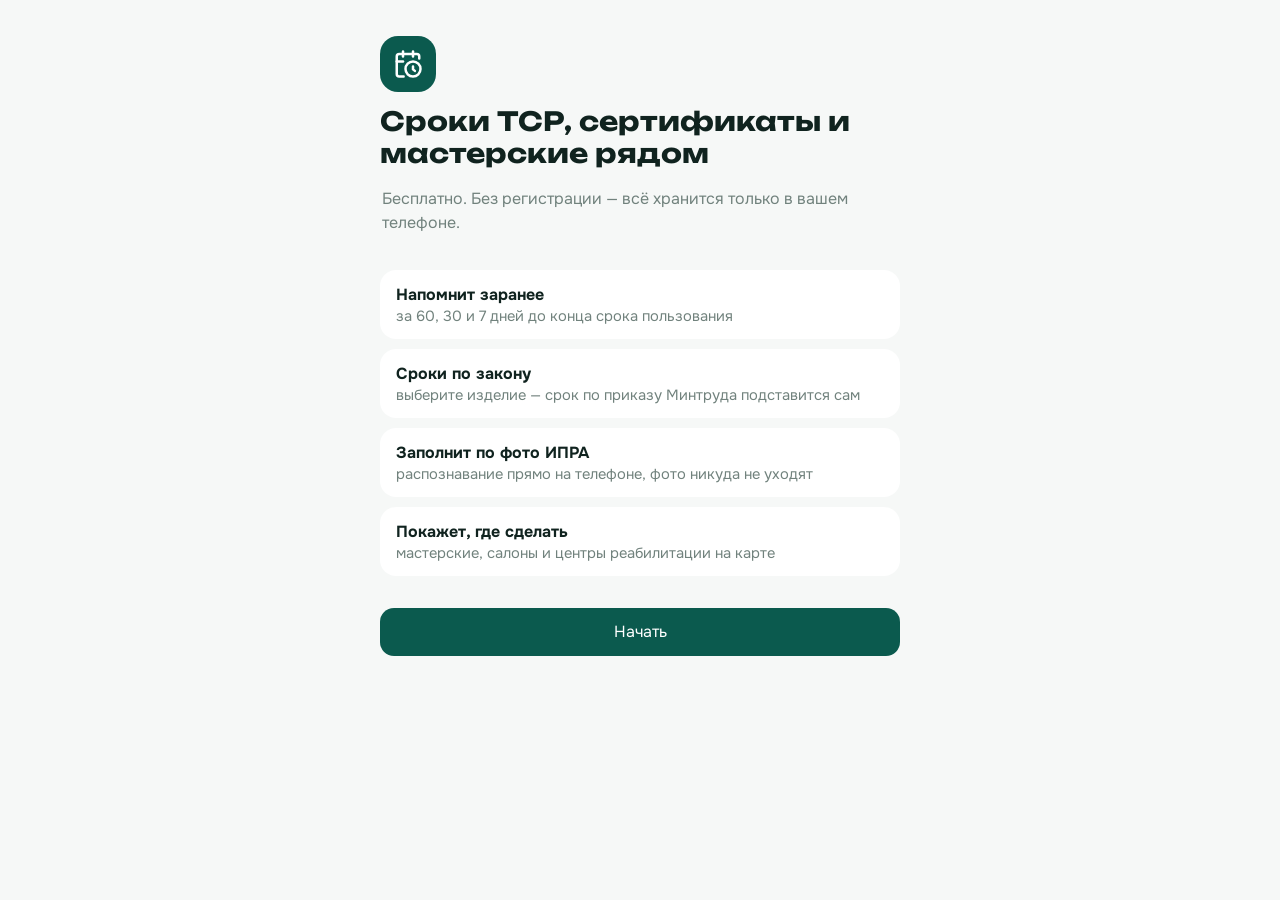
<file: index.html>
<!doctype html>
<html lang="ru">
  <head>
    <meta charset="UTF-8" />
    <meta name="viewport" content="width=device-width, initial-scale=1, viewport-fit=cover" />
    <meta name="theme-color" content="#0F6B5C" />
    <meta name="description" content="Сроки ТСР под контролем: напоминания, электронный сертификат, карта организаций." />
    <link rel="manifest" href="manifest.webmanifest" />
    <link rel="apple-touch-icon" href="apple-touch-icon.png" />
    <link rel="icon" type="image/png" href="icon-192.png" />
    <meta name="apple-mobile-web-app-capable" content="yes" />
    <meta name="mobile-web-app-capable" content="yes" />
    <meta name="apple-mobile-web-app-title" content="Мой ТСР" />
    <meta name="apple-mobile-web-app-status-bar-style" content="default" />
    <title>Мой ТСР</title>
    <script type="module" crossorigin src="./assets/index-DfoVo9Td.js"></script>
    <link rel="stylesheet" crossorigin href="./assets/index-Rds-Llo-.css">
  </head>
  <body>
    <div id="root"></div>
  </body>
</html>
</file>
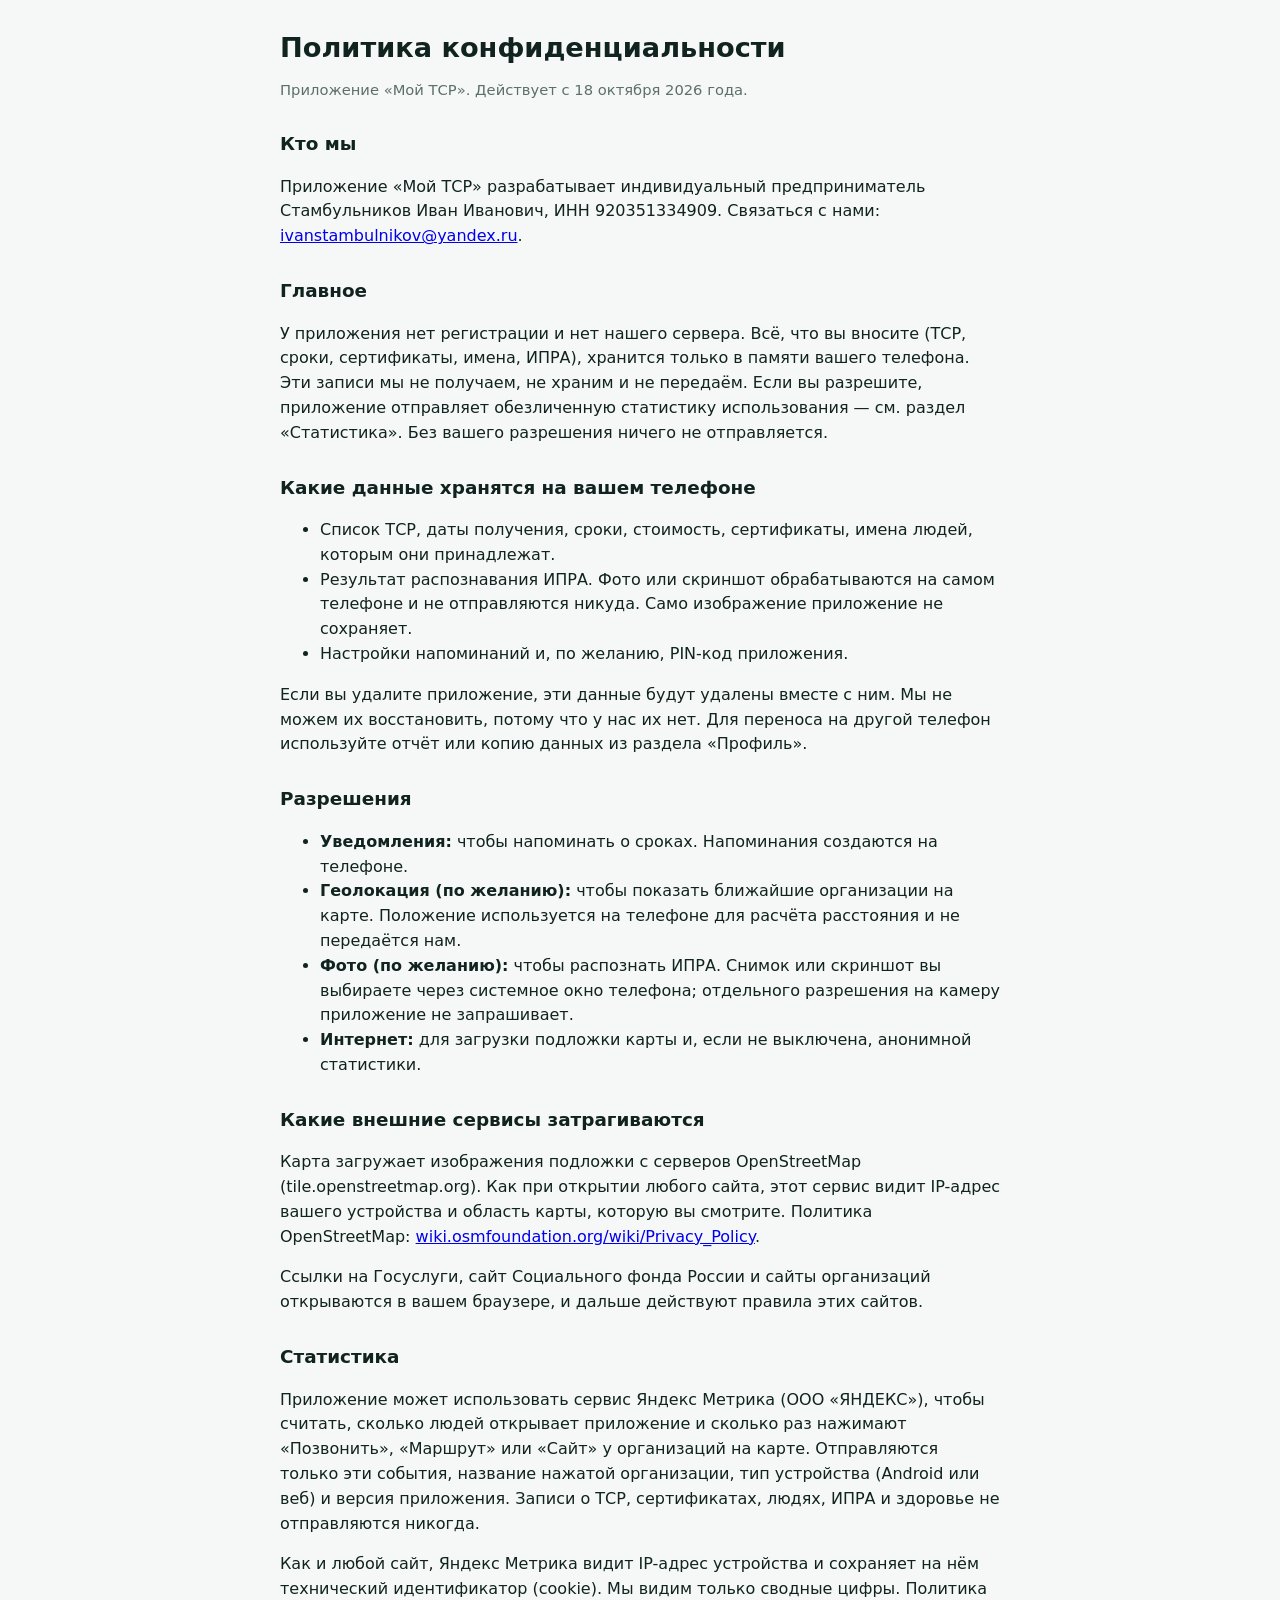
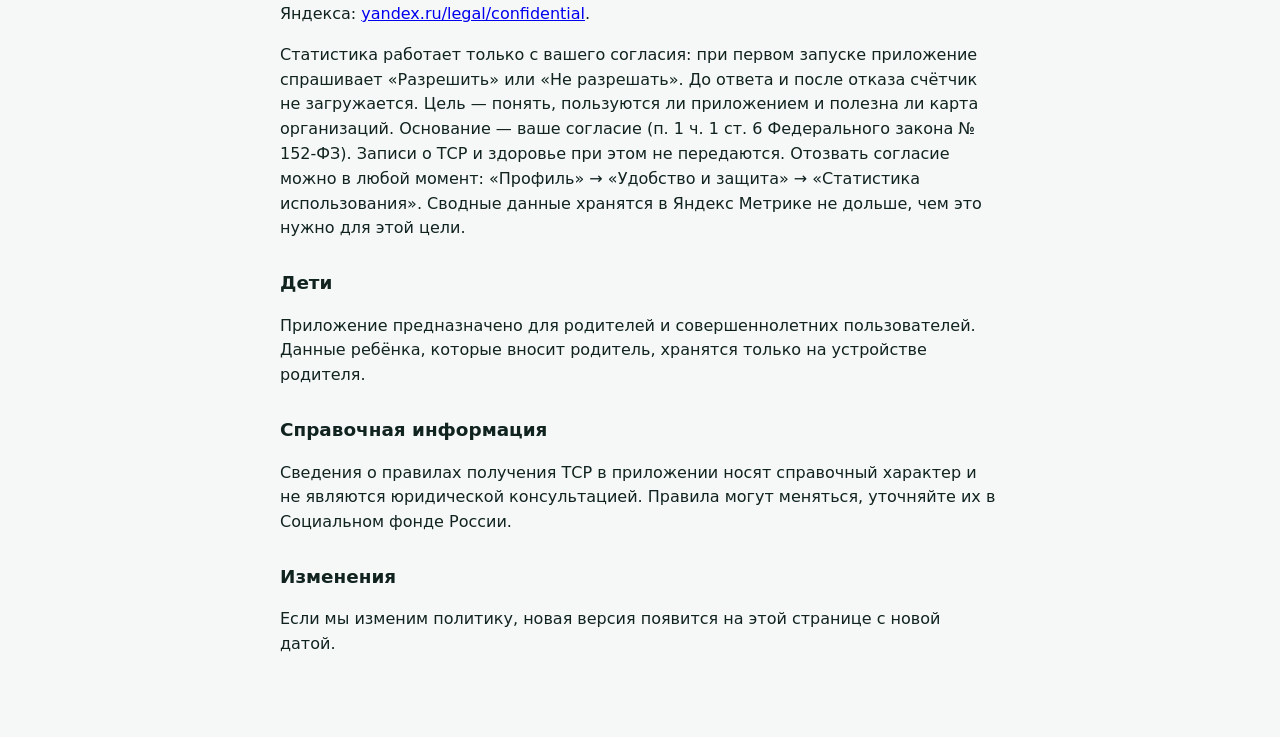
<file: privacy.html>
<!doctype html>
<html lang="ru"><head><meta charset="utf-8"><meta name="viewport" content="width=device-width,initial-scale=1">
<title>Политика конфиденциальности — Мой ТСР</title>
<style>
body{margin:0;background:#f6f8f7;color:#10231f;font:16px/1.55 -apple-system,system-ui,"Segoe UI",Roboto,sans-serif}
main{max-width:720px;margin:0 auto;padding:32px 20px 64px}
h1{font-size:1.7rem;line-height:1.2;margin:0 0 4px}h2{font-size:1.15rem;margin:28px 0 8px}
.muted{color:#5d6f6a;font-size:.92rem}.todo{background:#fdf4de;border-radius:8px;padding:2px 6px}
@media(prefers-color-scheme:dark){body{background:#0c1714;color:#e8f1ee}.muted{color:#93aaa3}.todo{background:#3a2d10}}
</style></head><body><main>
<h1>Политика конфиденциальности</h1>
<p class="muted">Приложение «Мой ТСР». Действует с 18 октября 2026 года.</p>

<h2>Кто мы</h2>
<p>Приложение «Мой ТСР» разрабатывает индивидуальный предприниматель Стамбульников Иван Иванович, ИНН 920351334909. Связаться с нами: <a href="mailto:ivanstambulnikov@yandex.ru">ivanstambulnikov@yandex.ru</a>.</p>

<h2>Главное</h2>
<p>У приложения нет регистрации и нет нашего сервера. Всё, что вы вносите (ТСР, сроки, сертификаты, имена, ИПРА), хранится только в памяти вашего телефона. Эти записи мы не получаем, не храним и не передаём. Если вы разрешите, приложение отправляет обезличенную статистику использования — см. раздел «Статистика». Без вашего разрешения ничего не отправляется.</p>

<h2>Какие данные хранятся на вашем телефоне</h2>
<ul>
<li>Список ТСР, даты получения, сроки, стоимость, сертификаты, имена людей, которым они принадлежат.</li>
<li>Результат распознавания ИПРА. Фото или скриншот обрабатываются на самом телефоне и не отправляются никуда. Само изображение приложение не сохраняет.</li>
<li>Настройки напоминаний и, по желанию, PIN-код приложения.</li>
</ul>
<p>Если вы удалите приложение, эти данные будут удалены вместе с ним. Мы не можем их восстановить, потому что у нас их нет. Для переноса на другой телефон используйте отчёт или копию данных из раздела «Профиль».</p>

<h2>Разрешения</h2>
<ul>
<li><b>Уведомления:</b> чтобы напоминать о сроках. Напоминания создаются на телефоне.</li>
<li><b>Геолокация (по желанию):</b> чтобы показать ближайшие организации на карте. Положение используется на телефоне для расчёта расстояния и не передаётся нам.</li>
<li><b>Фото (по желанию):</b> чтобы распознать ИПРА. Снимок или скриншот вы выбираете через системное окно телефона; отдельного разрешения на камеру приложение не запрашивает.</li>
<li><b>Интернет:</b> для загрузки подложки карты и, если не выключена, анонимной статистики.</li>
</ul>

<h2>Какие внешние сервисы затрагиваются</h2>
<p>Карта загружает изображения подложки с серверов OpenStreetMap (tile.openstreetmap.org). Как при открытии любого сайта, этот сервис видит IP-адрес вашего устройства и область карты, которую вы смотрите. Политика OpenStreetMap: <a href="https://wiki.osmfoundation.org/wiki/Privacy_Policy">wiki.osmfoundation.org/wiki/Privacy_Policy</a>.</p>
<p>Ссылки на Госуслуги, сайт Социального фонда России и сайты организаций открываются в вашем браузере, и дальше действуют правила этих сайтов.</p>

<h2>Статистика</h2>
<p>Приложение может использовать сервис Яндекс Метрика (ООО «ЯНДЕКС»), чтобы считать, сколько людей открывает приложение и сколько раз нажимают «Позвонить», «Маршрут» или «Сайт» у организаций на карте. Отправляются только эти события, название нажатой организации, тип устройства (Android или веб) и версия приложения. Записи о ТСР, сертификатах, людях, ИПРА и здоровье не отправляются никогда.</p>
<p>Как и любой сайт, Яндекс Метрика видит IP-адрес устройства и сохраняет на нём технический идентификатор (cookie). Мы видим только сводные цифры. Политика Яндекса: <a href="https://yandex.ru/legal/confidential/">yandex.ru/legal/confidential</a>.</p>
<p>Статистика работает только с вашего согласия: при первом запуске приложение спрашивает «Разрешить» или «Не разрешать». До ответа и после отказа счётчик не загружается. Цель — понять, пользуются ли приложением и полезна ли карта организаций. Основание — ваше согласие (п. 1 ч. 1 ст. 6 Федерального закона № 152-ФЗ). Записи о ТСР и здоровье при этом не передаются. Отозвать согласие можно в любой момент: «Профиль» → «Удобство и защита» → «Статистика использования». Сводные данные хранятся в Яндекс Метрике не дольше, чем это нужно для этой цели.</p>

<h2>Дети</h2>
<p>Приложение предназначено для родителей и совершеннолетних пользователей. Данные ребёнка, которые вносит родитель, хранятся только на устройстве родителя.</p>

<h2>Справочная информация</h2>
<p>Сведения о правилах получения ТСР в приложении носят справочный характер и не являются юридической консультацией. Правила могут меняться, уточняйте их в Социальном фонде России.</p>

<h2>Изменения</h2>
<p>Если мы изменим политику, новая версия появится на этой странице с новой датой.</p>
</main></body></html>
</file>
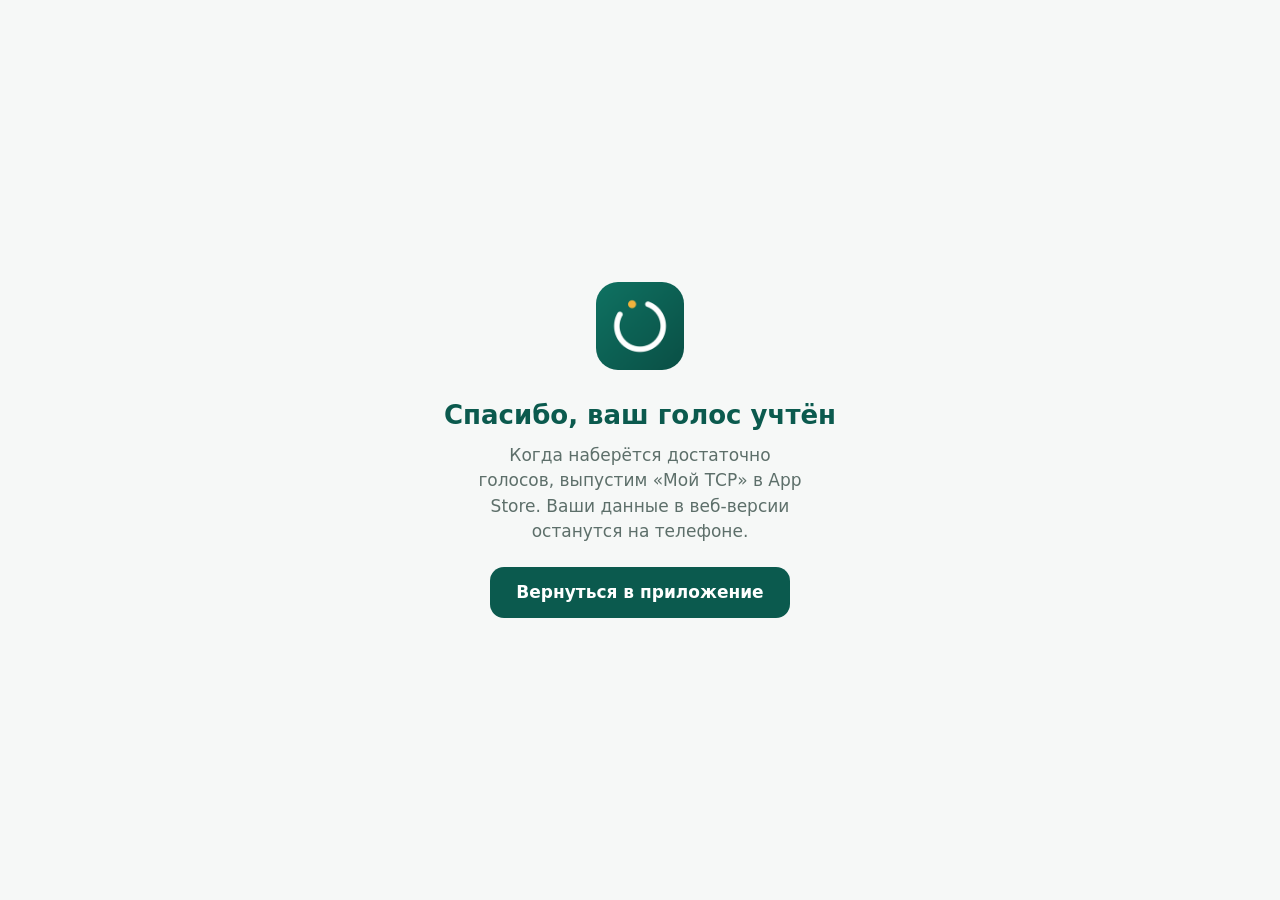
<file: thanks.html>
<!doctype html><html lang="ru"><head><meta charset="utf-8"><meta name="viewport" content="width=device-width,initial-scale=1">
<title>Спасибо — Мой ТСР</title><link rel="icon" href="icon-192.png">
<style>
:root{--bg:#F6F8F7;--ink:#10231F;--pine:#0B5A4E;--muted:#5D6F6A}
@media (prefers-color-scheme:dark){:root{--bg:#0E1A17;--ink:#E8EFEC;--pine:#6FC2B0;--muted:#9DB0AA}}
body{margin:0;min-height:100vh;display:flex;align-items:center;justify-content:center;background:var(--bg);color:var(--ink);font:17px/1.5 -apple-system,system-ui,sans-serif;text-align:center;padding:24px;box-sizing:border-box}
img{width:88px;height:88px;border-radius:22px}h1{color:var(--pine);font-size:26px;margin:18px 0 8px}p{color:var(--muted);max-width:340px;margin:0 auto 22px}
a{display:inline-block;background:var(--pine);color:#fff;text-decoration:none;border-radius:14px;padding:13px 26px;font-weight:600}
</style></head><body><main>
<img src="icon-192.png" alt=""><h1>Спасибо, ваш голос учтён</h1>
<p>Когда наберётся достаточно голосов, выпустим «Мой ТСР» в App Store. Ваши данные в веб-версии останутся на телефоне.</p>
<a href="./">Вернуться в приложение</a></main></body></html>
</file>
<file: assets/index-Rds-Llo-.css>
.leaflet-pane,.leaflet-tile,.leaflet-marker-icon,.leaflet-marker-shadow,.leaflet-tile-container,.leaflet-pane>svg,.leaflet-pane>canvas,.leaflet-zoom-box,.leaflet-image-layer,.leaflet-layer{position:absolute;left:0;top:0}.leaflet-container{overflow:hidden}.leaflet-tile,.leaflet-marker-icon,.leaflet-marker-shadow{-webkit-user-select:none;-moz-user-select:none;user-select:none;-webkit-user-drag:none}.leaflet-tile::selection{background:transparent}.leaflet-safari .leaflet-tile{image-rendering:-webkit-optimize-contrast}.leaflet-safari .leaflet-tile-container{width:1600px;height:1600px;-webkit-transform-origin:0 0}.leaflet-marker-icon,.leaflet-marker-shadow{display:block}.leaflet-container .leaflet-overlay-pane svg{max-width:none!important;max-height:none!important}.leaflet-container .leaflet-marker-pane img,.leaflet-container .leaflet-shadow-pane img,.leaflet-container .leaflet-tile-pane img,.leaflet-container img.leaflet-image-layer,.leaflet-container .leaflet-tile{max-width:none!important;max-height:none!important;width:auto;padding:0}.leaflet-container img.leaflet-tile{mix-blend-mode:plus-lighter}.leaflet-container.leaflet-touch-zoom{-ms-touch-action:pan-x pan-y;touch-action:pan-x pan-y}.leaflet-container.leaflet-touch-drag{-ms-touch-action:pinch-zoom;touch-action:none;touch-action:pinch-zoom}.leaflet-container.leaflet-touch-drag.leaflet-touch-zoom{-ms-touch-action:none;touch-action:none}.leaflet-container{-webkit-tap-highlight-color:transparent}.leaflet-container a{-webkit-tap-highlight-color:rgba(51,181,229,.4)}.leaflet-tile{filter:inherit;visibility:hidden}.leaflet-tile-loaded{visibility:inherit}.leaflet-zoom-box{width:0;height:0;-moz-box-sizing:border-box;box-sizing:border-box;z-index:800}.leaflet-overlay-pane svg{-moz-user-select:none}.leaflet-pane{z-index:400}.leaflet-tile-pane{z-index:200}.leaflet-overlay-pane{z-index:400}.leaflet-shadow-pane{z-index:500}.leaflet-marker-pane{z-index:600}.leaflet-tooltip-pane{z-index:650}.leaflet-popup-pane{z-index:700}.leaflet-map-pane canvas{z-index:100}.leaflet-map-pane svg{z-index:200}.leaflet-vml-shape{width:1px;height:1px}.lvml{behavior:url(#default#VML);display:inline-block;position:absolute}.leaflet-control{position:relative;z-index:800;pointer-events:visiblePainted;pointer-events:auto}.leaflet-top,.leaflet-bottom{position:absolute;z-index:1000;pointer-events:none}.leaflet-top{top:0}.leaflet-right{right:0}.leaflet-bottom{bottom:0}.leaflet-left{left:0}.leaflet-control{float:left;clear:both}.leaflet-right .leaflet-control{float:right}.leaflet-top .leaflet-control{margin-top:10px}.leaflet-bottom .leaflet-control{margin-bottom:10px}.leaflet-left .leaflet-control{margin-left:10px}.leaflet-right .leaflet-control{margin-right:10px}.leaflet-fade-anim .leaflet-popup{opacity:0;-webkit-transition:opacity .2s linear;-moz-transition:opacity .2s linear;transition:opacity .2s linear}.leaflet-fade-anim .leaflet-map-pane .leaflet-popup{opacity:1}.leaflet-zoom-animated{-webkit-transform-origin:0 0;-ms-transform-origin:0 0;transform-origin:0 0}svg.leaflet-zoom-animated{will-change:transform}.leaflet-zoom-anim .leaflet-zoom-animated{-webkit-transition:-webkit-transform .25s cubic-bezier(0,0,.25,1);-moz-transition:-moz-transform .25s cubic-bezier(0,0,.25,1);transition:transform .25s cubic-bezier(0,0,.25,1)}.leaflet-zoom-anim .leaflet-tile,.leaflet-pan-anim .leaflet-tile{-webkit-transition:none;-moz-transition:none;transition:none}.leaflet-zoom-anim .leaflet-zoom-hide{visibility:hidden}.leaflet-interactive{cursor:pointer}.leaflet-grab{cursor:-webkit-grab;cursor:-moz-grab;cursor:grab}.leaflet-crosshair,.leaflet-crosshair .leaflet-interactive{cursor:crosshair}.leaflet-popup-pane,.leaflet-control{cursor:auto}.leaflet-dragging .leaflet-grab,.leaflet-dragging .leaflet-grab .leaflet-interactive,.leaflet-dragging .leaflet-marker-draggable{cursor:move;cursor:-webkit-grabbing;cursor:-moz-grabbing;cursor:grabbing}.leaflet-marker-icon,.leaflet-marker-shadow,.leaflet-image-layer,.leaflet-pane>svg path,.leaflet-tile-container{pointer-events:none}.leaflet-marker-icon.leaflet-interactive,.leaflet-image-layer.leaflet-interactive,.leaflet-pane>svg path.leaflet-interactive,svg.leaflet-image-layer.leaflet-interactive path{pointer-events:visiblePainted;pointer-events:auto}.leaflet-container{background:#ddd;outline-offset:1px}.leaflet-container a{color:#0078a8}.leaflet-zoom-box{border:2px dotted #38f;background:#ffffff80}.leaflet-container{font-family:Helvetica Neue,Arial,Helvetica,sans-serif;font-size:12px;font-size:.75rem;line-height:1.5}.leaflet-bar{box-shadow:0 1px 5px #000000a6;border-radius:4px}.leaflet-bar a{background-color:#fff;border-bottom:1px solid #ccc;width:26px;height:26px;line-height:26px;display:block;text-align:center;text-decoration:none;color:#000}.leaflet-bar a,.leaflet-control-layers-toggle{background-position:50% 50%;background-repeat:no-repeat;display:block}.leaflet-bar a:hover,.leaflet-bar a:focus{background-color:#f4f4f4}.leaflet-bar a:first-child{border-top-left-radius:4px;border-top-right-radius:4px}.leaflet-bar a:last-child{border-bottom-left-radius:4px;border-bottom-right-radius:4px;border-bottom:none}.leaflet-bar a.leaflet-disabled{cursor:default;background-color:#f4f4f4;color:#bbb}.leaflet-touch .leaflet-bar a{width:30px;height:30px;line-height:30px}.leaflet-touch .leaflet-bar a:first-child{border-top-left-radius:2px;border-top-right-radius:2px}.leaflet-touch .leaflet-bar a:last-child{border-bottom-left-radius:2px;border-bottom-right-radius:2px}.leaflet-control-zoom-in,.leaflet-control-zoom-out{font:700 18px Lucida Console,Monaco,monospace;text-indent:1px}.leaflet-touch .leaflet-control-zoom-in,.leaflet-touch .leaflet-control-zoom-out{font-size:22px}.leaflet-control-layers{box-shadow:0 1px 5px #0006;background:#fff;border-radius:5px}.leaflet-control-layers-toggle{background-image:url([data-uri]);width:36px;height:36px}.leaflet-retina .leaflet-control-layers-toggle{background-image:url([data-uri]);background-size:26px 26px}.leaflet-touch .leaflet-control-layers-toggle{width:44px;height:44px}.leaflet-control-layers .leaflet-control-layers-list,.leaflet-control-layers-expanded .leaflet-control-layers-toggle{display:none}.leaflet-control-layers-expanded .leaflet-control-layers-list{display:block;position:relative}.leaflet-control-layers-expanded{padding:6px 10px 6px 6px;color:#333;background:#fff}.leaflet-control-layers-scrollbar{overflow-y:scroll;overflow-x:hidden;padding-right:5px}.leaflet-control-layers-selector{margin-top:2px;position:relative;top:1px}.leaflet-control-layers label{display:block;font-size:13px;font-size:1.08333em}.leaflet-control-layers-separator{height:0;border-top:1px solid #ddd;margin:5px -10px 5px -6px}.leaflet-default-icon-path{background-image:url([data-uri])}.leaflet-container .leaflet-control-attribution{background:#fff;background:#fffc;margin:0}.leaflet-control-attribution,.leaflet-control-scale-line{padding:0 5px;color:#333;line-height:1.4}.leaflet-control-attribution a{text-decoration:none}.leaflet-control-attribution a:hover,.leaflet-control-attribution a:focus{text-decoration:underline}.leaflet-attribution-flag{display:inline!important;vertical-align:baseline!important;width:1em;height:.6669em}.leaflet-left .leaflet-control-scale{margin-left:5px}.leaflet-bottom .leaflet-control-scale{margin-bottom:5px}.leaflet-control-scale-line{border:2px solid #777;border-top:none;line-height:1.1;padding:2px 5px 1px;white-space:nowrap;-moz-box-sizing:border-box;box-sizing:border-box;background:#fffc;text-shadow:1px 1px #fff}.leaflet-control-scale-line:not(:first-child){border-top:2px solid #777;border-bottom:none;margin-top:-2px}.leaflet-control-scale-line:not(:first-child):not(:last-child){border-bottom:2px solid #777}.leaflet-touch .leaflet-control-attribution,.leaflet-touch .leaflet-control-layers,.leaflet-touch .leaflet-bar{box-shadow:none}.leaflet-touch .leaflet-control-layers,.leaflet-touch .leaflet-bar{border:2px solid rgba(0,0,0,.2);background-clip:padding-box}.leaflet-popup{position:absolute;text-align:center;margin-bottom:20px}.leaflet-popup-content-wrapper{padding:1px;text-align:left;border-radius:12px}.leaflet-popup-content{margin:13px 24px 13px 20px;line-height:1.3;font-size:13px;font-size:1.08333em;min-height:1px}.leaflet-popup-content p{margin:1.3em 0}.leaflet-popup-tip-container{width:40px;height:20px;position:absolute;left:50%;margin-top:-1px;margin-left:-20px;overflow:hidden;pointer-events:none}.leaflet-popup-tip{width:17px;height:17px;padding:1px;margin:-10px auto 0;pointer-events:auto;-webkit-transform:rotate(45deg);-moz-transform:rotate(45deg);-ms-transform:rotate(45deg);transform:rotate(45deg)}.leaflet-popup-content-wrapper,.leaflet-popup-tip{background:#fff;color:#333;box-shadow:0 3px 14px #0006}.leaflet-container a.leaflet-popup-close-button{position:absolute;top:0;right:0;border:none;text-align:center;width:24px;height:24px;font:16px/24px Tahoma,Verdana,sans-serif;color:#757575;text-decoration:none;background:transparent}.leaflet-container a.leaflet-popup-close-button:hover,.leaflet-container a.leaflet-popup-close-button:focus{color:#585858}.leaflet-popup-scrolled{overflow:auto}.leaflet-oldie .leaflet-popup-content-wrapper{-ms-zoom:1}.leaflet-oldie .leaflet-popup-tip{width:24px;margin:0 auto;-ms-filter:"progid:DXImageTransform.Microsoft.Matrix(M11=0.70710678, M12=0.70710678, M21=-0.70710678, M22=0.70710678)";filter:progid:DXImageTransform.Microsoft.Matrix(M11=.70710678,M12=.70710678,M21=-.70710678,M22=.70710678)}.leaflet-oldie .leaflet-control-zoom,.leaflet-oldie .leaflet-control-layers,.leaflet-oldie .leaflet-popup-content-wrapper,.leaflet-oldie .leaflet-popup-tip{border:1px solid #999}.leaflet-div-icon{background:#fff;border:1px solid #666}.leaflet-tooltip{position:absolute;padding:6px;background-color:#fff;border:1px solid #fff;border-radius:3px;color:#222;white-space:nowrap;-webkit-user-select:none;-moz-user-select:none;-ms-user-select:none;user-select:none;pointer-events:none;box-shadow:0 1px 3px #0006}.leaflet-tooltip.leaflet-interactive{cursor:pointer;pointer-events:auto}.leaflet-tooltip-top:before,.leaflet-tooltip-bottom:before,.leaflet-tooltip-left:before,.leaflet-tooltip-right:before{position:absolute;pointer-events:none;border:6px solid transparent;background:transparent;content:""}.leaflet-tooltip-bottom{margin-top:6px}.leaflet-tooltip-top{margin-top:-6px}.leaflet-tooltip-bottom:before,.leaflet-tooltip-top:before{left:50%;margin-left:-6px}.leaflet-tooltip-top:before{bottom:0;margin-bottom:-12px;border-top-color:#fff}.leaflet-tooltip-bottom:before{top:0;margin-top:-12px;margin-left:-6px;border-bottom-color:#fff}.leaflet-tooltip-left{margin-left:-6px}.leaflet-tooltip-right{margin-left:6px}.leaflet-tooltip-left:before,.leaflet-tooltip-right:before{top:50%;margin-top:-6px}.leaflet-tooltip-left:before{right:0;margin-right:-12px;border-left-color:#fff}.leaflet-tooltip-right:before{left:0;margin-left:-12px;border-right-color:#fff}@media print{.leaflet-control{-webkit-print-color-adjust:exact;print-color-adjust:exact}}@font-face{font-family:Onest;font-style:normal;font-display:swap;font-weight:400;src:url(./onest-cyrillic-ext-400-normal-C0aKJzIG.woff2) format("woff2"),url(./onest-cyrillic-ext-400-normal-CV3RJNZo.woff) format("woff");unicode-range:U+0460-052F,U+1C80-1C8A,U+20B4,U+2DE0-2DFF,U+A640-A69F,U+FE2E-FE2F}@font-face{font-family:Onest;font-style:normal;font-display:swap;font-weight:400;src:url(./onest-cyrillic-400-normal-BTdD9fLi.woff2) format("woff2"),url(./onest-cyrillic-400-normal-BQq8x-Ju.woff) format("woff");unicode-range:U+0301,U+0400-045F,U+0490-0491,U+04B0-04B1,U+2116}@font-face{font-family:Onest;font-style:normal;font-display:swap;font-weight:400;src:url(./onest-math-400-normal-BOdeoExJ.woff2) format("woff2"),url(./onest-math-400-normal-BoceZrtY.woff) format("woff");unicode-range:U+0302-0303,U+0305,U+0307-0308,U+0310,U+0312,U+0315,U+031A,U+0326-0327,U+032C,U+032F-0330,U+0332-0333,U+0338,U+033A,U+0346,U+034D,U+0391-03A1,U+03A3-03A9,U+03B1-03C9,U+03D1,U+03D5-03D6,U+03F0-03F1,U+03F4-03F5,U+2016-2017,U+2034-2038,U+203C,U+2040,U+2043,U+2047,U+2050,U+2057,U+205F,U+2070-2071,U+2074-208E,U+2090-209C,U+20D0-20DC,U+20E1,U+20E5-20EF,U+2100-2112,U+2114-2115,U+2117-2121,U+2123-214F,U+2190,U+2192,U+2194-21AE,U+21B0-21E5,U+21F1-21F2,U+21F4-2211,U+2213-2214,U+2216-22FF,U+2308-230B,U+2310,U+2319,U+231C-2321,U+2336-237A,U+237C,U+2395,U+239B-23B7,U+23D0,U+23DC-23E1,U+2474-2475,U+25AF,U+25B3,U+25B7,U+25BD,U+25C1,U+25CA,U+25CC,U+25FB,U+266D-266F,U+27C0-27FF,U+2900-2AFF,U+2B0E-2B11,U+2B30-2B4C,U+2BFE,U+3030,U+FF5B,U+FF5D,U+1D400-1D7FF,U+1EE00-1EEFF}@font-face{font-family:Onest;font-style:normal;font-display:swap;font-weight:400;src:url(./onest-symbols-400-normal-BKpJPZvB.woff2) format("woff2"),url(./onest-symbols-400-normal-Cyp7MkQ3.woff) format("woff");unicode-range:U+0001-000C,U+000E-001F,U+007F-009F,U+20DD-20E0,U+20E2-20E4,U+2150-218F,U+2190,U+2192,U+2194-2199,U+21AF,U+21E6-21F0,U+21F3,U+2218-2219,U+2299,U+22C4-22C6,U+2300-243F,U+2440-244A,U+2460-24FF,U+25A0-27BF,U+2800-28FF,U+2921-2922,U+2981,U+29BF,U+29EB,U+2B00-2BFF,U+4DC0-4DFF,U+FFF9-FFFB,U+10140-1018E,U+10190-1019C,U+101A0,U+101D0-101FD,U+102E0-102FB,U+10E60-10E7E,U+1D2C0-1D2D3,U+1D2E0-1D37F,U+1F000-1F0FF,U+1F100-1F1AD,U+1F1E6-1F1FF,U+1F30D-1F30F,U+1F315,U+1F31C,U+1F31E,U+1F320-1F32C,U+1F336,U+1F378,U+1F37D,U+1F382,U+1F393-1F39F,U+1F3A7-1F3A8,U+1F3AC-1F3AF,U+1F3C2,U+1F3C4-1F3C6,U+1F3CA-1F3CE,U+1F3D4-1F3E0,U+1F3ED,U+1F3F1-1F3F3,U+1F3F5-1F3F7,U+1F408,U+1F415,U+1F41F,U+1F426,U+1F43F,U+1F441-1F442,U+1F444,U+1F446-1F449,U+1F44C-1F44E,U+1F453,U+1F46A,U+1F47D,U+1F4A3,U+1F4B0,U+1F4B3,U+1F4B9,U+1F4BB,U+1F4BF,U+1F4C8-1F4CB,U+1F4D6,U+1F4DA,U+1F4DF,U+1F4E3-1F4E6,U+1F4EA-1F4ED,U+1F4F7,U+1F4F9-1F4FB,U+1F4FD-1F4FE,U+1F503,U+1F507-1F50B,U+1F50D,U+1F512-1F513,U+1F53E-1F54A,U+1F54F-1F5FA,U+1F610,U+1F650-1F67F,U+1F687,U+1F68D,U+1F691,U+1F694,U+1F698,U+1F6AD,U+1F6B2,U+1F6B9-1F6BA,U+1F6BC,U+1F6C6-1F6CF,U+1F6D3-1F6D7,U+1F6E0-1F6EA,U+1F6F0-1F6F3,U+1F6F7-1F6FC,U+1F700-1F7FF,U+1F800-1F80B,U+1F810-1F847,U+1F850-1F859,U+1F860-1F887,U+1F890-1F8AD,U+1F8B0-1F8BB,U+1F8C0-1F8C1,U+1F900-1F90B,U+1F93B,U+1F946,U+1F984,U+1F996,U+1F9E9,U+1FA00-1FA6F,U+1FA70-1FA7C,U+1FA80-1FA89,U+1FA8F-1FAC6,U+1FACE-1FADC,U+1FADF-1FAE9,U+1FAF0-1FAF8,U+1FB00-1FBFF}@font-face{font-family:Onest;font-style:normal;font-display:swap;font-weight:400;src:url(./onest-vietnamese-400-normal-5bytZ3jO.woff2) format("woff2"),url(./onest-vietnamese-400-normal-b_JsbRRP.woff) format("woff");unicode-range:U+0102-0103,U+0110-0111,U+0128-0129,U+0168-0169,U+01A0-01A1,U+01AF-01B0,U+0300-0301,U+0303-0304,U+0308-0309,U+0323,U+0329,U+1EA0-1EF9,U+20AB}@font-face{font-family:Onest;font-style:normal;font-display:swap;font-weight:400;src:url(./onest-latin-ext-400-normal-DN_ZkHKd.woff2) format("woff2"),url(./onest-latin-ext-400-normal-n6Pl0Elk.woff) format("woff");unicode-range:U+0100-02BA,U+02BD-02C5,U+02C7-02CC,U+02CE-02D7,U+02DD-02FF,U+0304,U+0308,U+0329,U+1D00-1DBF,U+1E00-1E9F,U+1EF2-1EFF,U+2020,U+20A0-20AB,U+20AD-20C0,U+2113,U+2C60-2C7F,U+A720-A7FF}@font-face{font-family:Onest;font-style:normal;font-display:swap;font-weight:400;src:url(./onest-latin-400-normal-9AYXx_QC.woff2) format("woff2"),url(./onest-latin-400-normal-RaMPE1jb.woff) format("woff");unicode-range:U+0000-00FF,U+0131,U+0152-0153,U+02BB-02BC,U+02C6,U+02DA,U+02DC,U+0304,U+0308,U+0329,U+2000-206F,U+20AC,U+2122,U+2191,U+2193,U+2212,U+2215,U+FEFF,U+FFFD}@font-face{font-family:Onest;font-style:normal;font-display:swap;font-weight:600;src:url(./onest-cyrillic-ext-600-normal-akDnvndp.woff2) format("woff2"),url(./onest-cyrillic-ext-600-normal-DARnoHZf.woff) format("woff");unicode-range:U+0460-052F,U+1C80-1C8A,U+20B4,U+2DE0-2DFF,U+A640-A69F,U+FE2E-FE2F}@font-face{font-family:Onest;font-style:normal;font-display:swap;font-weight:600;src:url(./onest-cyrillic-600-normal-BZYKVyuq.woff2) format("woff2"),url(./onest-cyrillic-600-normal-DXk93W_-.woff) format("woff");unicode-range:U+0301,U+0400-045F,U+0490-0491,U+04B0-04B1,U+2116}@font-face{font-family:Onest;font-style:normal;font-display:swap;font-weight:600;src:url(./onest-math-600-normal-DtDLLcx3.woff2) format("woff2"),url(./onest-math-600-normal-Cg9O0yw7.woff) format("woff");unicode-range:U+0302-0303,U+0305,U+0307-0308,U+0310,U+0312,U+0315,U+031A,U+0326-0327,U+032C,U+032F-0330,U+0332-0333,U+0338,U+033A,U+0346,U+034D,U+0391-03A1,U+03A3-03A9,U+03B1-03C9,U+03D1,U+03D5-03D6,U+03F0-03F1,U+03F4-03F5,U+2016-2017,U+2034-2038,U+203C,U+2040,U+2043,U+2047,U+2050,U+2057,U+205F,U+2070-2071,U+2074-208E,U+2090-209C,U+20D0-20DC,U+20E1,U+20E5-20EF,U+2100-2112,U+2114-2115,U+2117-2121,U+2123-214F,U+2190,U+2192,U+2194-21AE,U+21B0-21E5,U+21F1-21F2,U+21F4-2211,U+2213-2214,U+2216-22FF,U+2308-230B,U+2310,U+2319,U+231C-2321,U+2336-237A,U+237C,U+2395,U+239B-23B7,U+23D0,U+23DC-23E1,U+2474-2475,U+25AF,U+25B3,U+25B7,U+25BD,U+25C1,U+25CA,U+25CC,U+25FB,U+266D-266F,U+27C0-27FF,U+2900-2AFF,U+2B0E-2B11,U+2B30-2B4C,U+2BFE,U+3030,U+FF5B,U+FF5D,U+1D400-1D7FF,U+1EE00-1EEFF}@font-face{font-family:Onest;font-style:normal;font-display:swap;font-weight:600;src:url(./onest-symbols-600-normal-xTLJvtuG.woff2) format("woff2"),url(./onest-symbols-600-normal-DbXpb-tr.woff) format("woff");unicode-range:U+0001-000C,U+000E-001F,U+007F-009F,U+20DD-20E0,U+20E2-20E4,U+2150-218F,U+2190,U+2192,U+2194-2199,U+21AF,U+21E6-21F0,U+21F3,U+2218-2219,U+2299,U+22C4-22C6,U+2300-243F,U+2440-244A,U+2460-24FF,U+25A0-27BF,U+2800-28FF,U+2921-2922,U+2981,U+29BF,U+29EB,U+2B00-2BFF,U+4DC0-4DFF,U+FFF9-FFFB,U+10140-1018E,U+10190-1019C,U+101A0,U+101D0-101FD,U+102E0-102FB,U+10E60-10E7E,U+1D2C0-1D2D3,U+1D2E0-1D37F,U+1F000-1F0FF,U+1F100-1F1AD,U+1F1E6-1F1FF,U+1F30D-1F30F,U+1F315,U+1F31C,U+1F31E,U+1F320-1F32C,U+1F336,U+1F378,U+1F37D,U+1F382,U+1F393-1F39F,U+1F3A7-1F3A8,U+1F3AC-1F3AF,U+1F3C2,U+1F3C4-1F3C6,U+1F3CA-1F3CE,U+1F3D4-1F3E0,U+1F3ED,U+1F3F1-1F3F3,U+1F3F5-1F3F7,U+1F408,U+1F415,U+1F41F,U+1F426,U+1F43F,U+1F441-1F442,U+1F444,U+1F446-1F449,U+1F44C-1F44E,U+1F453,U+1F46A,U+1F47D,U+1F4A3,U+1F4B0,U+1F4B3,U+1F4B9,U+1F4BB,U+1F4BF,U+1F4C8-1F4CB,U+1F4D6,U+1F4DA,U+1F4DF,U+1F4E3-1F4E6,U+1F4EA-1F4ED,U+1F4F7,U+1F4F9-1F4FB,U+1F4FD-1F4FE,U+1F503,U+1F507-1F50B,U+1F50D,U+1F512-1F513,U+1F53E-1F54A,U+1F54F-1F5FA,U+1F610,U+1F650-1F67F,U+1F687,U+1F68D,U+1F691,U+1F694,U+1F698,U+1F6AD,U+1F6B2,U+1F6B9-1F6BA,U+1F6BC,U+1F6C6-1F6CF,U+1F6D3-1F6D7,U+1F6E0-1F6EA,U+1F6F0-1F6F3,U+1F6F7-1F6FC,U+1F700-1F7FF,U+1F800-1F80B,U+1F810-1F847,U+1F850-1F859,U+1F860-1F887,U+1F890-1F8AD,U+1F8B0-1F8BB,U+1F8C0-1F8C1,U+1F900-1F90B,U+1F93B,U+1F946,U+1F984,U+1F996,U+1F9E9,U+1FA00-1FA6F,U+1FA70-1FA7C,U+1FA80-1FA89,U+1FA8F-1FAC6,U+1FACE-1FADC,U+1FADF-1FAE9,U+1FAF0-1FAF8,U+1FB00-1FBFF}@font-face{font-family:Onest;font-style:normal;font-display:swap;font-weight:600;src:url(./onest-vietnamese-600-normal-BB-MkYnX.woff2) format("woff2"),url(./onest-vietnamese-600-normal-Banm7-ne.woff) format("woff");unicode-range:U+0102-0103,U+0110-0111,U+0128-0129,U+0168-0169,U+01A0-01A1,U+01AF-01B0,U+0300-0301,U+0303-0304,U+0308-0309,U+0323,U+0329,U+1EA0-1EF9,U+20AB}@font-face{font-family:Onest;font-style:normal;font-display:swap;font-weight:600;src:url(./onest-latin-ext-600-normal-DJ0mJiNR.woff2) format("woff2"),url(./onest-latin-ext-600-normal-HzGxiJ8N.woff) format("woff");unicode-range:U+0100-02BA,U+02BD-02C5,U+02C7-02CC,U+02CE-02D7,U+02DD-02FF,U+0304,U+0308,U+0329,U+1D00-1DBF,U+1E00-1E9F,U+1EF2-1EFF,U+2020,U+20A0-20AB,U+20AD-20C0,U+2113,U+2C60-2C7F,U+A720-A7FF}@font-face{font-family:Onest;font-style:normal;font-display:swap;font-weight:600;src:url(./onest-latin-600-normal-DM19Lk_j.woff2) format("woff2"),url(./onest-latin-600-normal-D88KJsY0.woff) format("woff");unicode-range:U+0000-00FF,U+0131,U+0152-0153,U+02BB-02BC,U+02C6,U+02DA,U+02DC,U+0304,U+0308,U+0329,U+2000-206F,U+20AC,U+2122,U+2191,U+2193,U+2212,U+2215,U+FEFF,U+FFFD}@font-face{font-family:Onest;font-style:normal;font-display:swap;font-weight:700;src:url(./onest-cyrillic-ext-700-normal-Bv9yQbv6.woff2) format("woff2"),url(./onest-cyrillic-ext-700-normal-VHhFdOv4.woff) format("woff");unicode-range:U+0460-052F,U+1C80-1C8A,U+20B4,U+2DE0-2DFF,U+A640-A69F,U+FE2E-FE2F}@font-face{font-family:Onest;font-style:normal;font-display:swap;font-weight:700;src:url(./onest-cyrillic-700-normal-3rOSeAdn.woff2) format("woff2"),url(./onest-cyrillic-700-normal-BYHfPO1G.woff) format("woff");unicode-range:U+0301,U+0400-045F,U+0490-0491,U+04B0-04B1,U+2116}@font-face{font-family:Onest;font-style:normal;font-display:swap;font-weight:700;src:url(./onest-math-700-normal-8BLSvV4n.woff2) format("woff2"),url(./onest-math-700-normal-DV7Jn8rc.woff) format("woff");unicode-range:U+0302-0303,U+0305,U+0307-0308,U+0310,U+0312,U+0315,U+031A,U+0326-0327,U+032C,U+032F-0330,U+0332-0333,U+0338,U+033A,U+0346,U+034D,U+0391-03A1,U+03A3-03A9,U+03B1-03C9,U+03D1,U+03D5-03D6,U+03F0-03F1,U+03F4-03F5,U+2016-2017,U+2034-2038,U+203C,U+2040,U+2043,U+2047,U+2050,U+2057,U+205F,U+2070-2071,U+2074-208E,U+2090-209C,U+20D0-20DC,U+20E1,U+20E5-20EF,U+2100-2112,U+2114-2115,U+2117-2121,U+2123-214F,U+2190,U+2192,U+2194-21AE,U+21B0-21E5,U+21F1-21F2,U+21F4-2211,U+2213-2214,U+2216-22FF,U+2308-230B,U+2310,U+2319,U+231C-2321,U+2336-237A,U+237C,U+2395,U+239B-23B7,U+23D0,U+23DC-23E1,U+2474-2475,U+25AF,U+25B3,U+25B7,U+25BD,U+25C1,U+25CA,U+25CC,U+25FB,U+266D-266F,U+27C0-27FF,U+2900-2AFF,U+2B0E-2B11,U+2B30-2B4C,U+2BFE,U+3030,U+FF5B,U+FF5D,U+1D400-1D7FF,U+1EE00-1EEFF}@font-face{font-family:Onest;font-style:normal;font-display:swap;font-weight:700;src:url(./onest-symbols-700-normal-C_KQTiD_.woff2) format("woff2"),url(./onest-symbols-700-normal-DWaVlq9G.woff) format("woff");unicode-range:U+0001-000C,U+000E-001F,U+007F-009F,U+20DD-20E0,U+20E2-20E4,U+2150-218F,U+2190,U+2192,U+2194-2199,U+21AF,U+21E6-21F0,U+21F3,U+2218-2219,U+2299,U+22C4-22C6,U+2300-243F,U+2440-244A,U+2460-24FF,U+25A0-27BF,U+2800-28FF,U+2921-2922,U+2981,U+29BF,U+29EB,U+2B00-2BFF,U+4DC0-4DFF,U+FFF9-FFFB,U+10140-1018E,U+10190-1019C,U+101A0,U+101D0-101FD,U+102E0-102FB,U+10E60-10E7E,U+1D2C0-1D2D3,U+1D2E0-1D37F,U+1F000-1F0FF,U+1F100-1F1AD,U+1F1E6-1F1FF,U+1F30D-1F30F,U+1F315,U+1F31C,U+1F31E,U+1F320-1F32C,U+1F336,U+1F378,U+1F37D,U+1F382,U+1F393-1F39F,U+1F3A7-1F3A8,U+1F3AC-1F3AF,U+1F3C2,U+1F3C4-1F3C6,U+1F3CA-1F3CE,U+1F3D4-1F3E0,U+1F3ED,U+1F3F1-1F3F3,U+1F3F5-1F3F7,U+1F408,U+1F415,U+1F41F,U+1F426,U+1F43F,U+1F441-1F442,U+1F444,U+1F446-1F449,U+1F44C-1F44E,U+1F453,U+1F46A,U+1F47D,U+1F4A3,U+1F4B0,U+1F4B3,U+1F4B9,U+1F4BB,U+1F4BF,U+1F4C8-1F4CB,U+1F4D6,U+1F4DA,U+1F4DF,U+1F4E3-1F4E6,U+1F4EA-1F4ED,U+1F4F7,U+1F4F9-1F4FB,U+1F4FD-1F4FE,U+1F503,U+1F507-1F50B,U+1F50D,U+1F512-1F513,U+1F53E-1F54A,U+1F54F-1F5FA,U+1F610,U+1F650-1F67F,U+1F687,U+1F68D,U+1F691,U+1F694,U+1F698,U+1F6AD,U+1F6B2,U+1F6B9-1F6BA,U+1F6BC,U+1F6C6-1F6CF,U+1F6D3-1F6D7,U+1F6E0-1F6EA,U+1F6F0-1F6F3,U+1F6F7-1F6FC,U+1F700-1F7FF,U+1F800-1F80B,U+1F810-1F847,U+1F850-1F859,U+1F860-1F887,U+1F890-1F8AD,U+1F8B0-1F8BB,U+1F8C0-1F8C1,U+1F900-1F90B,U+1F93B,U+1F946,U+1F984,U+1F996,U+1F9E9,U+1FA00-1FA6F,U+1FA70-1FA7C,U+1FA80-1FA89,U+1FA8F-1FAC6,U+1FACE-1FADC,U+1FADF-1FAE9,U+1FAF0-1FAF8,U+1FB00-1FBFF}@font-face{font-family:Onest;font-style:normal;font-display:swap;font-weight:700;src:url(./onest-vietnamese-700-normal-o95X2wRR.woff2) format("woff2"),url(./onest-vietnamese-700-normal-DJPTbRH6.woff) format("woff");unicode-range:U+0102-0103,U+0110-0111,U+0128-0129,U+0168-0169,U+01A0-01A1,U+01AF-01B0,U+0300-0301,U+0303-0304,U+0308-0309,U+0323,U+0329,U+1EA0-1EF9,U+20AB}@font-face{font-family:Onest;font-style:normal;font-display:swap;font-weight:700;src:url(./onest-latin-ext-700-normal-DSjWcyFb.woff2) format("woff2"),url(./onest-latin-ext-700-normal-CIZyApB7.woff) format("woff");unicode-range:U+0100-02BA,U+02BD-02C5,U+02C7-02CC,U+02CE-02D7,U+02DD-02FF,U+0304,U+0308,U+0329,U+1D00-1DBF,U+1E00-1E9F,U+1EF2-1EFF,U+2020,U+20A0-20AB,U+20AD-20C0,U+2113,U+2C60-2C7F,U+A720-A7FF}@font-face{font-family:Onest;font-style:normal;font-display:swap;font-weight:700;src:url(./onest-latin-700-normal-DMkYZIUB.woff2) format("woff2"),url(./onest-latin-700-normal-HOulLaZS.woff) format("woff");unicode-range:U+0000-00FF,U+0131,U+0152-0153,U+02BB-02BC,U+02C6,U+02DA,U+02DC,U+0304,U+0308,U+0329,U+2000-206F,U+20AC,U+2122,U+2191,U+2193,U+2212,U+2215,U+FEFF,U+FFFD}@font-face{font-family:Unbounded;font-style:normal;font-display:swap;font-weight:700;src:url([data-uri]) format("woff2"),url([data-uri]) format("woff");unicode-range:U+0460-052F,U+1C80-1C8A,U+20B4,U+2DE0-2DFF,U+A640-A69F,U+FE2E-FE2F}@font-face{font-family:Unbounded;font-style:normal;font-display:swap;font-weight:700;src:url(./unbounded-cyrillic-700-normal-BnWDpkfm.woff2) format("woff2"),url(./unbounded-cyrillic-700-normal-BKv7sql3.woff) format("woff");unicode-range:U+0301,U+0400-045F,U+0490-0491,U+04B0-04B1,U+2116}@font-face{font-family:Unbounded;font-style:normal;font-display:swap;font-weight:700;src:url(./unbounded-vietnamese-700-normal-CjKRcRIV.woff2) format("woff2"),url(./unbounded-vietnamese-700-normal-Bvu7IMCd.woff) format("woff");unicode-range:U+0102-0103,U+0110-0111,U+0128-0129,U+0168-0169,U+01A0-01A1,U+01AF-01B0,U+0300-0301,U+0303-0304,U+0308-0309,U+0323,U+0329,U+1EA0-1EF9,U+20AB}@font-face{font-family:Unbounded;font-style:normal;font-display:swap;font-weight:700;src:url(./unbounded-latin-ext-700-normal-BLzWLLjG.woff2) format("woff2"),url(./unbounded-latin-ext-700-normal-C5zWdd_U.woff) format("woff");unicode-range:U+0100-02BA,U+02BD-02C5,U+02C7-02CC,U+02CE-02D7,U+02DD-02FF,U+0304,U+0308,U+0329,U+1D00-1DBF,U+1E00-1E9F,U+1EF2-1EFF,U+2020,U+20A0-20AB,U+20AD-20C0,U+2113,U+2C60-2C7F,U+A720-A7FF}@font-face{font-family:Unbounded;font-style:normal;font-display:swap;font-weight:700;src:url(./unbounded-latin-700-normal-CaoNriVp.woff2) format("woff2"),url(./unbounded-latin-700-normal-CZtriu5h.woff) format("woff");unicode-range:U+0000-00FF,U+0131,U+0152-0153,U+02BB-02BC,U+02C6,U+02DA,U+02DC,U+0304,U+0308,U+0329,U+2000-206F,U+20AC,U+2122,U+2191,U+2193,U+2212,U+2215,U+FEFF,U+FFFD}:root{--bg: #eff4f2;--surface: #ffffff;--sunk: #e6ece9;--ink: #10231f;--muted: #5d6f6a;--hair: #dde6e2;--primary: #0b5a4e;--primary-ink: #ffffff;--primary-soft: #dcebe6;--accent: #f2b33d;--accent-ink: #3b2a00;--accent-soft: #fdf0d2;--bad: #c2410c;--bad-soft: #fbe4da;--green-bg: #dcebe6;--green-fg: #0b4d43;--amber-bg: #fdf0d2;--amber-fg: #6b4706;--r-lg: 22px;--r-md: 16px;--r-sm: 12px;--shadow: 0 1px 2px rgba(16, 35, 31, .05), 0 6px 18px rgba(16, 35, 31, .05);--tabbar-h: 64px;color-scheme:light}@media (prefers-color-scheme: dark){:root{--bg: #0c1714;--surface: #15231f;--sunk: #1d2e29;--ink: #e8f1ee;--muted: #93aaa3;--hair: #263a34;--primary: #4cc0a8;--primary-ink: #04201a;--primary-soft: #183a32;--accent: #f2b33d;--accent-ink: #2b1f00;--accent-soft: #3a2d10;--bad: #f0895e;--bad-soft: #3a1f15;--green-bg: #183a32;--green-fg: #a3e3d3;--amber-bg: #3a2d10;--amber-fg: #f4d08e;--shadow: none;color-scheme:dark}}*{box-sizing:border-box;-webkit-tap-highlight-color:transparent}html{font-size:16px}html.big{font-size:19px}body{margin:0;background:var(--bg);color:var(--ink);font-family:Onest,-apple-system,system-ui,sans-serif;-webkit-text-size-adjust:100%;-webkit-font-smoothing:antialiased}.app{max-width:560px;margin:0 auto;min-height:100dvh;padding:env(safe-area-inset-top) 16px calc(var(--tabbar-h) + 28px + env(safe-area-inset-bottom))}header{display:flex;align-items:flex-end;justify-content:space-between;gap:12px;padding:20px 2px 10px}header h1{margin:0;font-family:Unbounded,Onest,sans-serif;font-weight:700;font-size:1.6rem;line-height:1.15;letter-spacing:-.01em}.hello small{display:block;color:var(--muted);font-size:.95rem;margin-bottom:4px}.hello small:first-letter{text-transform:uppercase}.head-actions{display:flex;gap:8px;align-items:center;flex:none}select.person{width:auto;min-height:44px;border-radius:22px;padding:0 14px;font-weight:600}h2{margin:0;font-size:1.2rem;font-weight:700}section{margin-top:22px}h3{display:flex;align-items:center;gap:8px;margin:0 2px 10px;font-size:1.05rem;font-weight:700}.count{min-width:26px;height:22px;padding:0 7px;border-radius:11px;background:var(--sunk);color:var(--muted);font-size:.8rem;display:inline-flex;align-items:center;justify-content:center}.count.hot{background:var(--accent);color:var(--accent-ink)}p{line-height:1.45}.muted{color:var(--muted);font-size:.92rem}.small{font-size:.82rem}.err{color:var(--bad)}.calm{color:var(--primary);font-weight:600}button,.button{font:inherit;font-weight:600;min-height:50px;padding:0 20px;border:0;border-radius:var(--r-md);background:var(--primary);color:var(--primary-ink);cursor:pointer;display:inline-flex;align-items:center;justify-content:center;gap:8px;text-decoration:none;transition:transform .12s ease,opacity .12s ease}button:active,.button:active{transform:scale(.97)}button:disabled{opacity:.4;cursor:default;transform:none}button.secondary,.button.secondary{background:var(--primary-soft);color:var(--primary)}button.accent{background:var(--accent);color:var(--accent-ink)}button.danger{background:var(--bad-soft);color:var(--bad)}button.ghost{background:transparent;color:var(--muted);min-height:40px;padding:0 10px}button.mini{min-height:40px;padding:0 16px;font-size:.92rem;border-radius:var(--r-sm)}button.link{display:inline;min-height:0;padding:0;background:none;color:var(--primary);text-decoration:underline;text-underline-offset:3px;font-size:inherit}.icon-btn{width:44px;min-height:44px;height:44px;padding:0;border-radius:50%;background:var(--sunk);color:var(--ink);flex:none}.icon-btn.filled{background:var(--primary);color:var(--primary-ink)}.wide{width:100%;margin:10px 0}:focus-visible{outline:3px solid var(--accent);outline-offset:2px}input,select{font:inherit;width:100%;min-height:50px;padding:0 14px;border:2px solid transparent;border-radius:var(--r-sm);background:var(--sunk);color:var(--ink);-moz-appearance:none;appearance:none;-webkit-appearance:none}select{background-image:url("data:image/svg+xml,%3Csvg xmlns='http://www.w3.org/2000/svg' width='12' height='8' fill='none' stroke='%235d6f6a' stroke-width='2'%3E%3Cpath d='M1 1l5 5 5-5'/%3E%3C/svg%3E");background-repeat:no-repeat;background-position:right 14px center;padding-right:36px}input:focus,select:focus{outline:none;border-color:var(--primary);background-color:var(--surface)}input::placeholder{color:var(--muted)}input[type=checkbox]{-moz-appearance:auto;appearance:auto;-webkit-appearance:auto;width:24px;min-height:24px;height:24px;padding:0;accent-color:var(--primary)}.field{display:flex;flex-direction:column;gap:6px;margin:14px 0}.field>span{font-size:.85rem;color:var(--muted);font-weight:500}.two{display:grid;grid-template-columns:1fr 1fr;gap:12px;align-items:end}.inline{display:flex;gap:8px;margin-top:10px}.inline input{flex:1}.search{margin:12px 0 0}.switch{display:flex;align-items:center;gap:12px;margin:10px 0;min-height:44px}.switch.small{margin:2px 0 0;min-height:32px;font-size:.85rem;color:var(--muted)}.actions{display:flex;flex-wrap:wrap;gap:10px;margin-top:18px}.actions.col{flex-direction:column}.segmented{display:flex;padding:4px;border-radius:14px;background:var(--sunk);gap:2px}.segmented button{flex:1;min-height:40px;padding:0 8px;border-radius:10px;background:transparent;color:var(--muted);font-size:.92rem}.segmented button.on{background:var(--surface);color:var(--ink);box-shadow:0 1px 3px #10231f1f}.chips{display:flex;flex-wrap:wrap;gap:8px}.chip{min-height:40px;padding:0 16px;border-radius:20px;background:var(--surface);color:var(--ink);box-shadow:inset 0 0 0 1.5px var(--hair);font-weight:500}.chip.on{background:var(--ink);color:var(--bg);box-shadow:none}.scroll-x{flex-wrap:nowrap;overflow-x:auto;scrollbar-width:none;margin:0 -16px;padding:2px 16px 6px}.scroll-x::-webkit-scrollbar{display:none}.scroll-x .chip{flex:none}.card{display:flex;align-items:center;justify-content:space-between;gap:12px;margin:8px 0;padding:16px;background:var(--surface);border-radius:var(--r-lg);box-shadow:var(--shadow);cursor:pointer;color:var(--ink);width:100%;text-align:left;font:inherit;min-height:0}.card.col{flex-direction:column;align-items:stretch;gap:12px}.card.plain{cursor:default}.card-main{display:flex;flex-direction:column;gap:3px;min-width:0}.card-main strong{font-weight:600;line-height:1.3;display:-webkit-box;-webkit-line-clamp:2;-webkit-box-orient:vertical;overflow:hidden}.card small,small{color:var(--muted)}small.late{color:var(--bad);font-weight:600}.card-side{display:flex;flex-direction:column;gap:2px;text-align:right;white-space:nowrap}.row-between{display:flex;justify-content:space-between;gap:8px}.row-between small{white-space:nowrap}.days{flex:none;padding:6px 10px;border-radius:10px;font-size:.85rem;font-weight:700;white-space:nowrap}.days.ok{background:var(--primary-soft);color:var(--green-fg)}.days.warn{background:var(--accent-soft);color:var(--amber-fg)}.days.bad{background:var(--bad-soft);color:var(--bad)}.quick{display:flex;gap:8px;flex-wrap:wrap}.bar{height:8px;background:var(--sunk);border-radius:4px;overflow:hidden}.bar i{display:block;height:100%;background:var(--primary);border-radius:4px}.track{list-style:none;margin:0;padding:0;display:grid;grid-template-columns:repeat(4,minmax(0,1fr))}.track li{position:relative;display:flex;flex-direction:column;align-items:center;gap:6px;font-size:.72rem;color:var(--muted)}.track li:before{content:"";position:absolute;top:6px;left:-50%;width:100%;height:2px;background:var(--hair)}.track li:first-child:before{display:none}.track li.done:before,.track li.now:before{background:var(--primary)}.track i{position:relative;z-index:1;width:14px;height:14px;border-radius:50%;background:var(--surface);box-shadow:inset 0 0 0 2px var(--hair)}.track li.done i{background:var(--primary);box-shadow:none}.track li.now i{background:var(--accent);box-shadow:0 0 0 4px var(--accent-soft)}.track li.now span{color:var(--ink);font-weight:700}.summary{margin:14px 0 6px;padding:18px;border-radius:var(--r-lg);background:var(--surface);box-shadow:var(--shadow)}.summary .headline{margin:0 0 14px;font-family:Unbounded,Onest,sans-serif;font-weight:700;font-size:1.15rem;line-height:1.3}.meter{display:flex;gap:3px;height:10px;border-radius:5px;overflow:hidden;background:var(--sunk)}.meter i{display:block;min-width:10px}.legend{list-style:none;margin:12px 0 0;padding:0;display:grid;grid-template-columns:1fr 1fr;gap:6px 12px;font-size:.85rem;color:var(--muted)}.legend li{display:flex;align-items:center;gap:8px}.legend b{margin-left:auto;color:var(--ink)}.legend i{width:10px;height:10px;border-radius:3px;flex:none}.sun{background:var(--accent)}.pine{background:var(--primary)}.mist{background:#a9bab5}.ok{background:#b9d8cf}.note{margin:12px 0;padding:14px 16px;border-radius:var(--r-md);background:var(--amber-bg);color:var(--amber-fg);font-size:.92rem;line-height:1.45}.note.bad{background:var(--bad-soft);color:var(--bad)}.promo{display:flex;align-items:center;gap:14px;width:100%;margin:22px 0 8px;padding:16px 18px;min-height:76px;border-radius:var(--r-lg);background:var(--primary);color:var(--primary-ink);text-align:left;text-decoration:none}.promo>span{flex:1;display:flex;flex-direction:column;gap:2px}.promo small{color:inherit;opacity:.8;font-weight:400}.promo.amber{background:var(--amber-bg);color:var(--amber-fg)}.badges{display:flex;flex-wrap:wrap;gap:6px}.badge{padding:4px 9px;border-radius:8px;font-size:.76rem;font-weight:600}.badge.green{background:var(--green-bg);color:var(--green-fg)}.badge.amber{background:var(--amber-bg);color:var(--amber-fg)}.badge.gray{background:var(--sunk);color:var(--muted)}.tag{padding:8px 12px;border-radius:var(--r-sm);background:var(--sunk);font-size:.86rem}.empty{display:flex;flex-direction:column;gap:10px;padding:26px 20px 18px;margin:14px 0;background:var(--surface);border-radius:var(--r-lg);box-shadow:var(--shadow);text-align:center}.empty .wide{margin:0}.archive{margin:14px 0}.archive summary{cursor:pointer;color:var(--muted);font-weight:600;min-height:44px;display:flex;align-items:center}.archive .card{opacity:.65}.tabbar{position:fixed;left:12px;right:12px;bottom:calc(10px + env(safe-area-inset-bottom));max-width:536px;margin:0 auto;height:var(--tabbar-h);display:grid;grid-template-columns:repeat(4,1fr);padding:6px;border-radius:24px;background:color-mix(in srgb,var(--surface) 82%,transparent);backdrop-filter:blur(18px) saturate(1.6);-webkit-backdrop-filter:blur(18px) saturate(1.6);box-shadow:0 8px 30px #10231f24,inset 0 0 0 1px var(--hair);z-index:5}.tabbar button{flex-direction:column;gap:2px;min-height:0;padding:0;border-radius:18px;background:transparent;color:var(--muted);font-size:.68rem;font-weight:600}.tabbar button.on{color:var(--primary);background:var(--primary-soft)}.overlay{position:fixed;top:0;right:0;bottom:0;left:0;background:#0814116b;backdrop-filter:blur(2px);-webkit-backdrop-filter:blur(2px);display:flex;align-items:flex-end;justify-content:center;z-index:10;animation:fade .18s ease}.sheet{position:relative;width:100%;max-width:560px;max-height:92dvh;overflow-y:auto;background:var(--bg);border-radius:28px 28px 0 0;padding:26px 18px calc(28px + env(safe-area-inset-bottom));animation:rise .24s cubic-bezier(.2,.9,.3,1)}.sheet:before{content:"";position:absolute;top:8px;left:50%;width:40px;height:5px;margin-left:-20px;border-radius:3px;background:var(--hair)}.sheet-head{display:flex;justify-content:space-between;align-items:flex-start;gap:12px;margin-bottom:6px}.sheet-head h2{padding-top:8px}.sheet .badges{flex:1}.sheet .pick{width:100%;margin-bottom:8px}@keyframes rise{0%{transform:translateY(40px);opacity:.4}}@keyframes fade{0%{opacity:0}}@media (prefers-reduced-motion: reduce){.overlay,.sheet{animation:none}button:active{transform:none}}.rows{background:var(--surface);border-radius:var(--r-md);padding:2px 16px;margin:12px 0}.rows>div{display:flex;justify-content:space-between;gap:12px;padding:13px 0;border-bottom:1px solid var(--hair)}.rows>div:last-child{border-bottom:0}.rows span{color:var(--muted)}.rows.links{padding:0;overflow:hidden}.rows.links>*{display:flex;flex-direction:column;align-items:flex-start;gap:2px;width:100%;padding:14px 16px;min-height:60px;background:transparent;color:var(--ink);border:0;border-bottom:1px solid var(--hair);border-radius:0;text-align:left;text-decoration:none}.rows.links>*:last-child{border-bottom:0}.rows.links>* span{color:var(--ink)}.rows.links small{font-weight:400}.picker{display:flex;flex-direction:column;gap:6px;max-height:320px;overflow-y:auto;margin-bottom:8px}.picker>*{flex-shrink:0}.picker.tall{max-height:50dvh}button.pick{flex-direction:column;align-items:flex-start;gap:2px;min-height:56px;padding:10px 14px;text-align:left;background:var(--surface);color:var(--ink);font-weight:400;border-radius:var(--r-md)}button.pick b{font-weight:600}button.pick.check{flex-direction:row;gap:12px}button.pick.check>span:last-child{display:flex;flex-direction:column;gap:2px}.box{flex:none;width:24px;height:24px;border-radius:7px;box-shadow:inset 0 0 0 2px var(--hair);display:flex;align-items:center;justify-content:center;font-weight:700}.pick.check.on .box{background:var(--primary);color:var(--primary-ink);box-shadow:none}.lawnote{display:flex;flex-direction:column;gap:8px;padding:12px 14px;border-radius:var(--r-md);background:var(--green-bg);color:var(--green-fg);font-size:.9rem;line-height:1.4}.lawnote small{color:inherit;opacity:.8}.lawnote .chip{color:var(--ink);background:var(--surface);box-shadow:none}.lawnote .chip.on{background:var(--primary);color:var(--primary-ink)}.tips{display:flex;flex-wrap:wrap;gap:8px;margin:8px 0}.tips span{padding:8px 12px;border-radius:var(--r-sm);background:var(--surface);font-size:.85rem;font-weight:600}.work{padding:24px 0}.article p{line-height:1.55}.stats{margin:8px 0 14px;padding:18px;border-radius:var(--r-lg);background:var(--primary);color:var(--primary-ink)}.stats .who{display:flex;flex-direction:column;margin-bottom:14px}.stats .who b{font-family:Unbounded,Onest,sans-serif;font-size:1.25rem}.stats .who small{color:inherit;opacity:.8}.grid3{display:grid;grid-template-columns:repeat(3,minmax(0,1fr));gap:8px}.grid3 span{display:flex;flex-direction:column;gap:2px;padding:10px;border-radius:14px;background:#ffffff21;font-size:.76rem}.grid3 b{font-size:1.1rem}.map{height:300px;border-radius:var(--r-lg);overflow:hidden;margin:12px 0 8px;background:var(--sunk);z-index:0}.mpin{width:32px;height:32px;border-radius:16px 16px 16px 3px;transform:rotate(-45deg);background:var(--surface);border:3px solid var(--primary);box-shadow:0 3px 8px #10231f4d}.mpin-partner{background:var(--accent);border-color:#fff}.me-dot{width:18px;height:18px;border-radius:50%;background:#2f6fd6;border:3px solid #fff;box-shadow:0 0 0 7px #2f6fd633}.card.org{flex-direction:column;align-items:stretch;gap:6px}.onboard{max-width:560px;margin:0 auto;min-height:100dvh;padding:calc(36px + env(safe-area-inset-top)) 20px calc(24px + env(safe-area-inset-bottom));display:flex;flex-direction:column;gap:14px}.onboard h1{margin:0;font-family:Unbounded,Onest,sans-serif;font-size:1.65rem;line-height:1.2}.onboard h3{margin-top:8px}.onboard .logo{width:56px;height:56px;border-radius:18px;background:var(--primary);color:var(--primary-ink);font-size:30px;display:flex;align-items:center;justify-content:center}.lead{color:var(--muted);font-size:1.05rem;margin:0}.features{list-style:none;padding:0;margin:8px 0;display:flex;flex-direction:column;gap:10px}.features li{display:flex;flex-direction:column;gap:2px;padding:14px 16px;border-radius:var(--r-md);background:var(--surface)}.features span{color:var(--muted);font-size:.92rem}.person-row{display:flex;flex-direction:column;gap:6px;padding:12px;background:var(--surface);border-radius:var(--r-md)}.person-row .switch{margin:0}.lock{min-height:100dvh;display:flex;flex-direction:column;align-items:center;justify-content:center;gap:10px}.lock h1{font-family:Unbounded,Onest,sans-serif}.pin{width:220px;text-align:center;font-size:1.6rem;letter-spacing:.4em}.report{max-width:900px;margin:0 auto;padding:16px}.report table{width:100%;border-collapse:collapse;font-size:.85rem;margin:12px 0 24px}.report th,.report td{border:1px solid var(--hair);padding:6px 8px;text-align:left}@media print{.no-print,.tabbar{display:none!important}body{background:#fff;color:#000}.report{padding:0}.report th,.report td{border-color:#999}}.with-icon svg{flex:none}.tabbar{grid-template-columns:repeat(5,1fr);align-items:center}.tabbar button.plus{justify-self:center;width:54px;height:54px;min-height:54px;margin-top:-22px;border-radius:50%;background:var(--primary);color:var(--primary-ink);box-shadow:0 6px 16px #0b5a4e59,0 0 0 5px var(--bg)}.tabbar button.plus:active{transform:scale(.94)}.back-title{display:flex;align-items:center;gap:10px}.status-chips{margin-top:12px}.chip .n{opacity:.6;margin-left:2px}.search-box{display:flex;align-items:center;gap:8px;margin:6px 0 4px;padding:0 14px;border-radius:var(--r-sm);background:var(--sunk);color:var(--muted)}.search-box input{background:transparent;padding:0;border:0}.search-box input:focus{background:transparent;border:0}.search-box:focus-within{box-shadow:inset 0 0 0 2px var(--primary)}.card.all-link{margin-top:18px}.add-menu{display:flex;flex-direction:column;gap:8px;margin-top:6px}.add-menu button{justify-content:flex-start;gap:14px;min-height:68px;padding:12px 16px;background:var(--surface);color:var(--ink);border-radius:var(--r-md);text-align:left}.add-menu button svg{color:var(--primary);flex:none}.add-menu span{display:flex;flex-direction:column;gap:2px}.add-menu small{font-weight:400}.rv-card{display:flex;flex-direction:column;gap:10px;padding:16px;border-radius:var(--r-lg);background:var(--surface);box-shadow:var(--shadow);margin-bottom:10px}.rv-card.warn{box-shadow:inset 0 0 0 2px var(--accent),var(--shadow)}.rv-tag{align-self:flex-start;padding:3px 10px;border-radius:999px;background:var(--amber-bg);color:var(--amber-fg);font-size:.78rem;font-weight:600}button.rv-opt{flex-direction:row;justify-content:flex-start;align-items:center;gap:12px;min-height:56px;padding:8px 12px;text-align:left;font-weight:500;font-size:.92rem;line-height:1.3;color:var(--ink);background:var(--surface);border-radius:var(--r-md);box-shadow:inset 0 0 0 1.5px var(--hair)}button.rv-opt small{display:block;color:var(--muted);font-size:.75rem;font-weight:400}button.rv-opt.on{background:var(--primary-soft);box-shadow:inset 0 0 0 1.5px var(--primary)}.radio{flex:none;width:22px;height:22px;border-radius:50%;box-shadow:inset 0 0 0 2px var(--hair);display:flex;align-items:center;justify-content:center}.radio i{width:10px;height:10px;border-radius:50%;background:transparent}.rv-opt.on .radio{box-shadow:inset 0 0 0 2px var(--primary)}.rv-opt.on .radio i{background:var(--primary)}button.rv-link{align-self:flex-start;min-height:44px;padding:0;background:none;box-shadow:none;color:var(--primary);font-weight:600;font-size:.92rem}button.rv-rest{width:100%;min-height:56px;padding:0 16px;display:flex;justify-content:space-between;align-items:center;border-radius:var(--r-lg);background:var(--surface);box-shadow:var(--shadow);color:var(--ink);font-weight:600;margin-bottom:8px}:root{--bg: #f6f8f7;--sunk: #eef2f0;--hair: #e8eeec;--muted: #71827d;--primary-soft: #e7f1ed;--accent-soft: #fdf4de;--r-lg: 18px;--shadow: 0 0 0 1px rgba(16, 35, 31, .04)}header{padding:22px 2px 6px}header h1{font-family:Onest,sans-serif;font-weight:600;font-size:1.5rem;letter-spacing:-.015em}.hello small{font-size:.88rem;margin-bottom:2px}h3{font-size:.95rem;font-weight:600;color:var(--muted);margin:0 2px 8px}section{margin-top:26px}.count{background:transparent;color:var(--muted);padding:0;min-width:0;font-weight:500}.count.hot{background:transparent;color:var(--muted)}button,.button{font-weight:500;min-height:48px;border-radius:14px}button.mini{min-height:38px;padding:0 14px;font-size:.9rem}button.secondary,.button.secondary{background:var(--primary-soft)}.card{padding:14px 16px;margin:8px 0;border-radius:var(--r-lg);box-shadow:var(--shadow)}.card-main strong{font-weight:500;font-size:.98rem}.card small,small{font-size:.84rem}.days{padding:4px 10px;border-radius:999px;font-weight:500;font-size:.8rem}.summary{padding:16px 18px;box-shadow:var(--shadow);margin-top:12px}.summary .headline{font-family:Onest,sans-serif;font-weight:600;font-size:1.05rem}.meter{height:6px;gap:2px;border-radius:3px}.legend{font-size:.82rem}.track li.now i{box-shadow:0 0 0 3px var(--accent-soft)}.track li.now span{font-weight:600}.promo{background:var(--surface);color:var(--ink);box-shadow:var(--shadow);min-height:64px;font-weight:500}.promo small{opacity:1;color:var(--muted)}.promo svg{color:var(--primary)}.note{font-size:.9rem;border-radius:var(--r-md)}.empty{box-shadow:var(--shadow)}.tabbar{left:0;right:0;bottom:0;max-width:none;border-radius:0;padding:6px 12px calc(6px + env(safe-area-inset-bottom));height:calc(var(--tabbar-h) + env(safe-area-inset-bottom));background:color-mix(in srgb,var(--surface) 94%,transparent);box-shadow:0 -1px 0 var(--hair)}.tabbar button{font-weight:500;border-radius:14px}.tabbar button.on{background:transparent}.chip{box-shadow:inset 0 0 0 1px var(--hair);font-weight:400}.sheet{border-radius:24px 24px 0 0}.list{background:var(--surface);border-radius:var(--r-lg);box-shadow:var(--shadow);overflow:hidden}.list>button.li{display:flex;align-items:center;justify-content:space-between;gap:12px;width:100%;min-height:56px;padding:10px 16px;border-radius:0;background:transparent;color:var(--ink);text-align:left;font-weight:400;border-bottom:1px solid var(--hair)}.list>button.li:last-child{border-bottom:0}.list .li span{display:flex;flex-direction:column;gap:1px;min-width:0}.list .li strong{font-weight:500;font-size:.95rem;line-height:1.3;display:-webkit-box;-webkit-line-clamp:2;-webkit-box-orient:vertical;overflow:hidden}.list .li svg{color:var(--muted);flex:none}.list-head{display:flex;justify-content:space-between;align-items:baseline}.list-head h3{margin-bottom:8px}.facts{background:var(--surface);border-radius:var(--r-lg);box-shadow:var(--shadow);padding:16px;margin:6px 0 14px;display:flex;flex-direction:column;gap:14px}.status{align-self:flex-start;padding:4px 12px;border-radius:999px;font-size:.8rem;font-weight:500}.status.green{background:var(--green-bg);color:var(--green-fg)}.status.amber{background:var(--amber-bg);color:var(--amber-fg)}.status.bad{background:var(--bad-soft);color:var(--bad)}.status.gray{background:var(--sunk);color:var(--muted)}.facts-bar{display:flex;flex-direction:column;gap:6px}.facts dl{margin:0;display:grid;grid-template-columns:1fr 1fr;gap:12px 16px}.facts dt{font-size:.78rem;color:var(--muted)}.facts dd{margin:2px 0 0;font-weight:500}.guide{margin:4px -4px 16px}.g-rail{display:flex;overflow-x:auto;scroll-snap-type:x mandatory;scrollbar-width:none;gap:10px;padding:2px 4px}.g-rail::-webkit-scrollbar{display:none}.g-slide{position:relative;flex:0 0 100%;scroll-snap-align:center;margin:0;min-height:390px;padding:22px 18px 34px;border-radius:26px;overflow:hidden;background:linear-gradient(160deg,#f1eadb,#f7f2e8);color:#1f2a26;display:flex;flex-direction:column;gap:12px}.g-ghost{position:absolute;right:-14px;top:-10px;font-family:Unbounded,sans-serif;font-weight:700;font-size:8.5rem;line-height:1;color:#0b5a4e;opacity:.09;pointer-events:none}.g-tag{align-self:flex-start;padding:4px 11px;border-radius:999px;background:#0b5a4e1a;color:#0b4d43;font-size:.7rem;font-weight:600;letter-spacing:.06em;text-transform:uppercase}.g-slide h4{margin:4px 0 0;font-size:1.45rem;line-height:1.2;font-weight:700;letter-spacing:-.01em;max-width:78%;position:relative}.g-sub{margin:-4px 0 4px;color:#5d6f6a;font-size:.9rem;position:relative}.g-count{position:absolute;right:16px;bottom:12px;font-size:.75rem;color:#8a9893}.g-slide ul,.g-slide ol{list-style:none;margin:0;padding:0;display:flex;flex-direction:column;gap:7px;position:relative}.g-slide li{display:flex;align-items:center;gap:12px;padding:10px 12px;background:#fff;border-radius:14px;font-size:.93rem;line-height:1.3;font-weight:500}.g-slide li i{flex:none;width:24px;height:24px;border-radius:50%;color:#fff;display:inline-flex;align-items:center;justify-content:center;font-style:normal;font-size:.72rem;font-weight:700}.g-points li i{width:10px;height:10px}.g-points{margin-top:28px!important}.g-flow li{align-items:flex-start}.g-flow li div{display:flex;flex-direction:column;gap:2px}.g-flow small{color:#66776f;font-weight:400;font-size:.82rem}.g-time{display:flex;flex-direction:column;gap:14px;margin-top:10px;position:relative}.g-line{position:relative;height:18px;margin:18px 6px 0}.g-line .a{position:absolute;left:0;top:6px;width:32%;height:6px;border-radius:3px;background:#d9cfb8}.g-line .b{position:absolute;left:32%;right:0;top:4px;height:10px;border-radius:5px;background:#f2b33d}.g-line i{position:absolute;top:0;width:18px;height:18px;border-radius:50%;border:3px solid #fff;box-shadow:0 1px 4px #0000002e}.g-line .p1{left:calc(32% - 9px);background:#f2b33d}.g-line .p2{right:-9px;background:#c2410c}.g-marks{display:flex;justify-content:space-between;gap:12px}.g-marks div{display:flex;flex-direction:column;gap:2px;max-width:50%}.g-marks div:last-child{text-align:right}.g-marks small{color:#66776f;font-size:.82rem}.g-note{margin:4px 0 0;padding:12px 14px;border-radius:14px;background:#e6dcc2;color:#4a3d12;font-size:.9rem}.g-dots{display:flex;justify-content:center;gap:6px;margin-top:10px}.g-dots i{width:7px;height:7px;border-radius:4px;background:var(--hair);transition:width .2s}.g-dots i.on{width:24px;background:var(--primary)}@media (prefers-color-scheme: dark){.g-slide{background:linear-gradient(160deg,#1f2a26,#17221f);color:#e8f1ee}.g-ghost{color:#4cc0a8;opacity:.1}.g-tag{background:#4cc0a826;color:#a3e3d3}.g-slide li{background:#26362f}.g-sub,.g-flow small,.g-marks small{color:#93aaa3}.g-note{background:#3a2d10;color:#f4d08e}.g-line .a{background:#3a4a44}}.hero h1{font-family:Unbounded,Onest,sans-serif;font-weight:700;font-size:1.95rem;line-height:1.08;letter-spacing:-.03em}.lead{margin:4px 2px 14px;color:var(--muted);font-size:1rem}.tiles{display:grid;grid-template-columns:1.25fr 1fr;grid-template-rows:132px 96px;gap:10px}.tiles .tile{position:relative;overflow:hidden;display:flex;flex-direction:column;align-items:flex-start;justify-content:flex-end;gap:2px;padding:14px;min-height:0;border-radius:20px;text-align:left;font-weight:400}.tile b{font-family:Unbounded,Onest,sans-serif;font-weight:700;font-size:2rem;line-height:1}.tile span{font-size:.85rem}.tile.pine{grid-row:span 2;background:var(--primary);color:var(--primary-ink)}.tile.sun{background:var(--accent);color:var(--accent-ink)}.tile.paper{background:#f1eadb;color:#10231f}.tile.rust{background:#c2410c;color:#fff}.tile.rust b{font-size:1.6rem}.tile-row{display:grid;grid-template-columns:1fr 56px;gap:10px}.tile-ring{position:absolute;right:14px;top:14px;width:80px;height:80px;color:var(--primary-ink)}@media (prefers-color-scheme: dark){.tile.pine{background:#0f3d35;color:#e8f1ee}.tile-ring{color:#e8f1ee}.tile.paper{background:#1f2a26;color:#e8f1ee}}@media (prefers-color-scheme: dark){:root{--bg: #0c1714;--sunk: #1d2e29;--hair: #263a34;--muted: #93aaa3;--primary-soft: #183a32;--accent-soft: #3a2d10;--shadow: none}}.citypick{display:flex;align-items:center;gap:10px;margin:0 0 10px;font-size:.92rem;color:var(--muted)}.citypick select{flex:1;min-width:0;font:inherit;font-weight:600;color:var(--ink);background:var(--surface);border:1px solid var(--hair);border-radius:12px;padding:10px 12px}.install-tip{background:var(--accent-soft);border-radius:18px;padding:14px 16px;margin:0 0 14px;font-size:.92rem;line-height:1.4}.install-tip p{margin:0 0 8px}.rows.links .share-row{background:var(--accent-soft)}.report-link{display:block;margin:14px 0 4px;font-size:.9rem;color:var(--muted);text-decoration:underline;text-underline-offset:3px}
</file>
